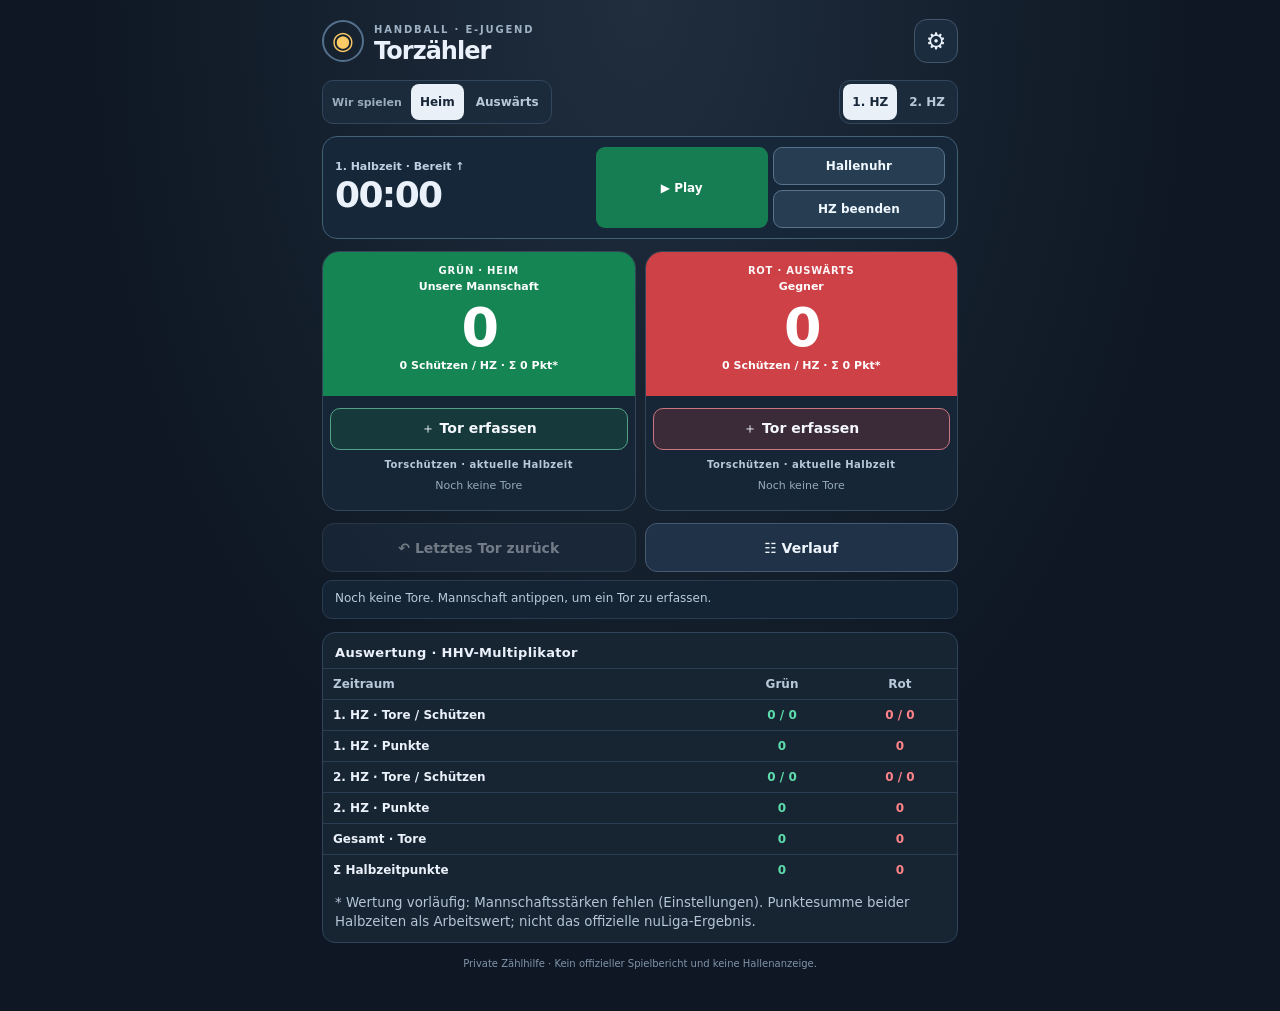
<file: handball-e-jugend/index.html>
<!doctype html>
<html lang="de">
<head>
  <meta charset="utf-8">
  <meta name="viewport" content="width=device-width, initial-scale=1, viewport-fit=cover">
  <meta name="theme-color" content="#101a27">
  <meta name="description" content="Mobiler Tor- und Torschützenzähler für Handball E-Jugend nach HHV-Regeln.">
  <title>E-Jugend · Torzähler</title>
  <link rel="stylesheet" href="./styles.css">
  <script src="./core.js" defer></script>
  <script src="./app.js" defer></script>
</head>
<body>
  <div class="page">
    <header class="topbar">
      <div class="brand"><span class="brand-ball" aria-hidden="true">◉</span><div><span class="eyebrow">HANDBALL · E-JUGEND</span><h1>Torzähler</h1></div></div>
      <button type="button" class="icon-button" data-action="settings" aria-label="Spieleinstellungen">⚙</button>
    </header>

    <main>
      <div class="game-tools">
        <div class="home-selector" role="group" aria-label="Eigene Mannschaft spielt">
          <span class="selector-label">Wir spielen</span>
          <button type="button" id="home-btn" data-action="home" data-home="true">Heim</button>
          <button type="button" id="away-btn" data-action="home" data-home="false">Auswärts</button>
        </div>
        <div class="half-selector" role="group" aria-label="Halbzeit">
          <button type="button" id="first-half" data-action="half" data-half="1">1. HZ</button>
          <button type="button" id="second-half" data-action="half" data-half="2">2. HZ</button>
        </div>
      </div>

      <section class="clock-panel" aria-label="Spieluhr">
        <div class="clock-readout">
          <span id="clock-phase" class="clock-phase">1. Halbzeit · Bereit</span>
          <strong id="clock-time" class="clock-time" aria-label="Aktuelle Spielzeit">00:00</strong>
        </div>
        <div class="clock-controls">
          <button type="button" id="clock-toggle" class="primary-button clock-main" data-action="clock-toggle">▶ Start</button>
          <button type="button" id="clock-sync" class="clock-tool" data-action="clock-sync">Hallenuhr</button>
          <button type="button" id="half-end" class="clock-tool" data-action="half-end">HZ beenden</button>
        </div>
      </section>

      <section class="board" id="board" aria-label="Mannschaften"></section>

      <div class="quick-actions">
        <button class="action-button" id="undo-button" data-action="undo" type="button">↶ <span>Letztes Tor zurück</span></button>
        <button class="action-button" data-action="history" type="button">☷ <span>Verlauf</span></button>
      </div>

      <div id="last-event" class="last-event" role="status" aria-live="polite">Noch keine Tore erfasst.</div>
      <section id="summary" class="summary" aria-label="Halbzeitwertung"></section>
      <p class="info-line">Private Zählhilfe · Kein offizieller Spielbericht und keine Hallenanzeige.</p>
    </main>
  </div>
  <div id="sheet-layer" aria-live="off"></div>
  <div id="toast" class="toast" role="status" aria-live="polite"></div>
</body>
</html>
</file>
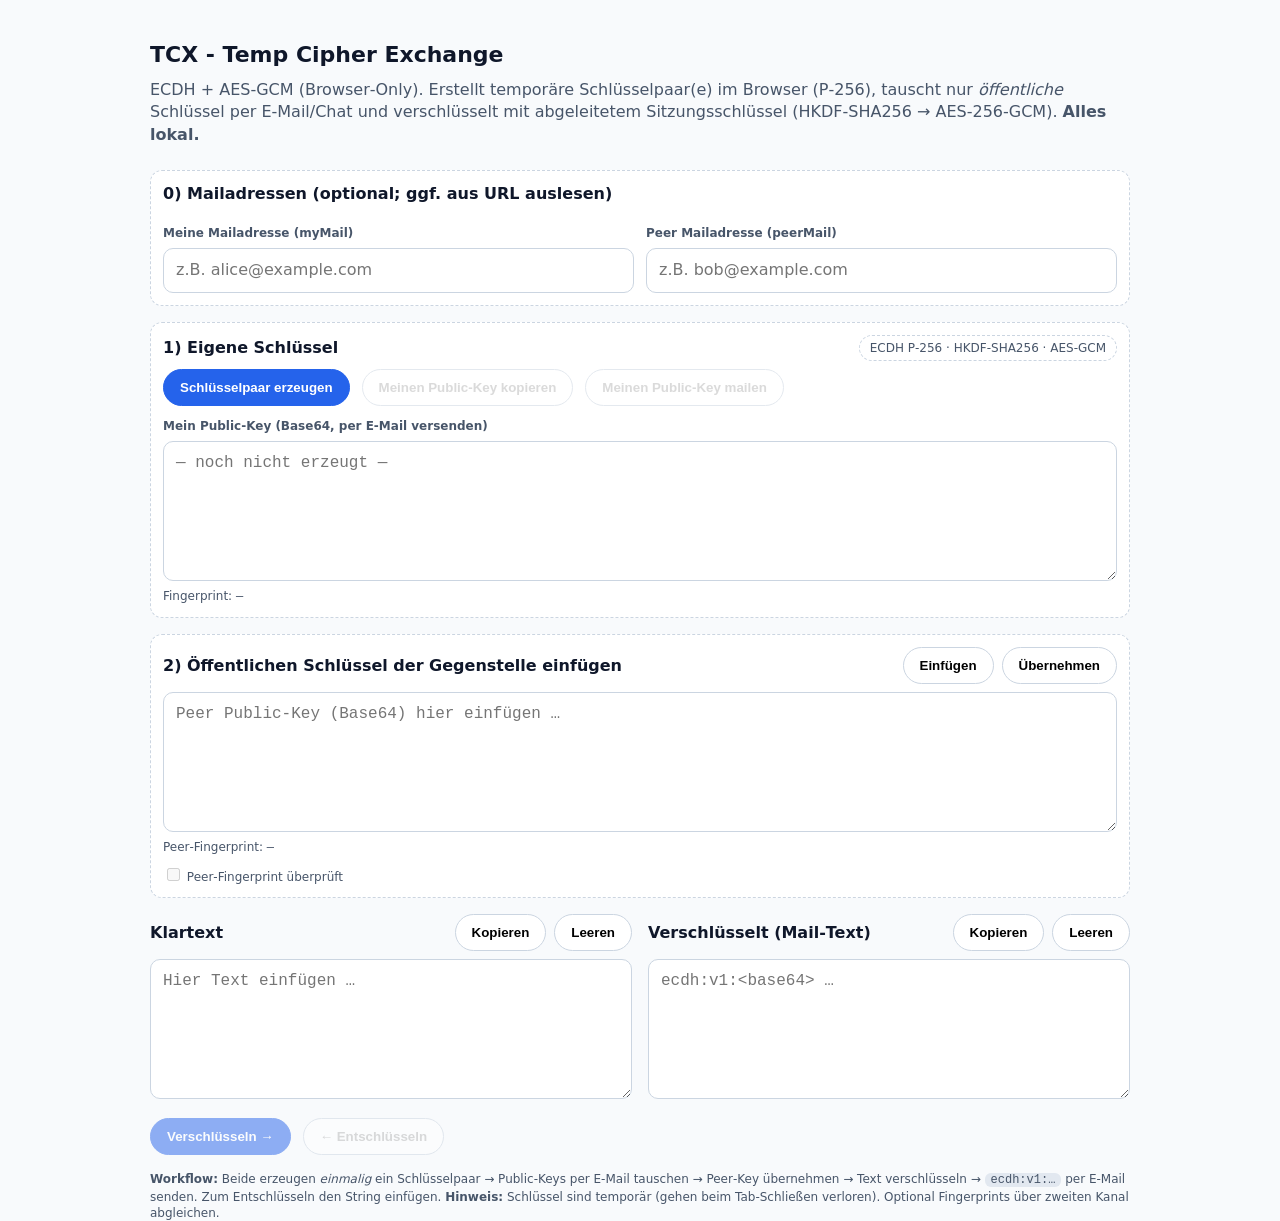
<file: tcx.html>
<!--
TCX - Temp Cipher Exchange

Copyright (c) 2025 cbloecher
Mit freundlicher Unterstützung durch GitHub Copilot.

Released under the MIT License.
Siehe https://opensource.org/licenses/MIT
-->
<!doctype html>
<html lang="de">
<head>
  <meta charset="utf-8" />
  <meta name="viewport" content="width=device-width, initial-scale=1" />
  <title>TCX - Temp Cipher Exchange</title>
  <style>
    :root { --fg:#0f172a; --bg:#f8fafc; --muted:#475569; --accent:#2563eb; --ok:#16a34a; --err:#dc2626; }
    html,body{height:100%}
    body{margin:0;font:16px/1.4 system-ui,Segoe UI,Roboto,Arial,sans-serif;background:var(--bg);color:var(--fg)}
    .wrap{max-width:980px;margin:40px auto;padding:0 16px}
    h1{font-size:22px;margin:0 0 8px}
    .note{color:var(--muted);margin:0 0 24px}
    label{display:block;font-weight:600;margin:12px 0 6px}
    input[type="text"], input[type="password"], textarea{width:100%;box-sizing:border-box;border:1px solid #cbd5e1;border-radius:10px;padding:10px 12px;font:inherit;background:white}
    textarea{min-height:140px;resize:vertical}
    .row{display:flex;gap:12px;align-items:center;flex-wrap:wrap}
    .btn{appearance:none;border:1px solid #cbd5e1;background:white;border-radius:999px;padding:10px 16px;cursor:pointer;font-weight:600}
    .btn.primary{background:var(--accent);border-color:var(--accent);color:white}
    .btn.ghost{background:transparent}
    .btn:disabled{opacity:.5;cursor:not-allowed}
    .pill{display:inline-block;border:1px dashed #cbd5e1;border-radius:999px;padding:4px 10px;color:var(--muted);font-size:12px}
    .grid{display:grid;grid-template-columns:1fr;gap:16px}
    @media(min-width:900px){.grid{grid-template-columns:1fr 1fr}}
    .status{margin-top:12px;font-size:14px}
    .status.ok{color:var(--ok)}
    .status.err{color:var(--err)}
    .topbar{display:flex;align-items:center;justify-content:space-between;margin-bottom:8px}
    .right{display:flex;gap:8px;align-items:center;justify-content:flex-end}
    code{background:#e2e8f0;padding:0 6px;border-radius:6px}
    .mono{font-family: ui-monospace, SFMono-Regular, Menlo, Monaco, Consolas, "Liberation Mono", "Courier New", monospace}
    .small{font-size:12px;color:var(--muted)}
    .box{border:1px dashed #cbd5e1;padding:12px;border-radius:12px;background:#fff}
  </style>
</head>
<body>
  <div class="wrap">
    <h1>TCX - Temp Cipher Exchange</h1>
    <p class="note">ECDH + AES‑GCM (Browser‑Only). Erstellt temporäre Schlüsselpaar(e) im Browser (P‑256), tauscht nur <em>öffentliche</em> Schlüssel per E‑Mail/Chat und verschlüsselt mit abgeleitetem Sitzungsschlüssel (HKDF‑SHA256 → AES‑256‑GCM). <strong>Alles lokal.</strong></p>

    <!-- Punkt 0: Mailadressen (optional) -->
    <div class="box" style="margin-bottom:16px">
      <div class="topbar">
        <strong>0) Mailadressen (optional; ggf. aus URL auslesen)</strong>
      </div>
      <div class="row">
        <div style="flex:1">
          <label for="mail1" class="small">Meine Mailadresse (myMail)</label>
          <input id="mail1" type="text" placeholder="z.B. alice@example.com" autocomplete="email" />
        </div>
        <div style="flex:1">
          <label for="mail2" class="small">Peer Mailadresse (peerMail)</label>
          <input id="mail2" type="text" placeholder="z.B. bob@example.com" autocomplete="email" />
        </div>
      </div>
    </div>

    <div class="box">
      <div class="topbar">
        <strong>1) Eigene Schlüssel</strong>
        <div class="right">
          <span class="pill">ECDH P‑256 · HKDF‑SHA256 · AES‑GCM</span>
        </div>
      </div>
      <div class="row">
  <button id="gen" class="btn primary" type="button">Schlüsselpaar erzeugen</button>
  <button id="copyMyPub" class="btn" type="button" disabled>Meinen Public‑Key kopieren</button>
  <button id="mailMyPub" class="btn" type="button" disabled>Meinen Public‑Key mailen</button>
      </div>
      <label class="small">Mein Public‑Key (Base64, per E‑Mail versenden)</label>
      <textarea id="myPub" class="mono" placeholder="— noch nicht erzeugt —" readonly></textarea>
      <div class="small">Fingerprint: <span id="myFp" class="mono">—</span></div>
    </div>

    <div class="box" style="margin-top:16px">
      <div class="topbar">
        <strong>2) Öffentlichen Schlüssel der Gegenstelle einfügen</strong>
        <div class="right">
          <button id="pastePeerPub" class="btn" type="button">Einfügen</button>
          <button id="setPeer" class="btn" type="button">Übernehmen</button>
        </div>
      </div>
      <textarea id="peerPubInput" class="mono" placeholder="Peer Public‑Key (Base64) hier einfügen …"></textarea>
      <div class="small">Peer‑Fingerprint: <span id="peerFp" class="mono">—</span></div>
      <div class="small" style="margin-top:8px">
        <input type="checkbox" id="peerFpChecked" disabled />
        <label for="peerFpChecked" style="display:inline;font-weight:400;cursor:pointer">Peer‑Fingerprint überprüft</label>
      </div>
    </div>

    <div class="grid" style="margin-top:16px">
      <div>
        <div class="topbar">
          <label for="plain" style="margin:0">Klartext</label>
          <div class="right">
            <button id="copyPlain" class="btn" type="button">Kopieren</button>
            <button id="clearPlain" class="btn" type="button">Leeren</button>
          </div>
        </div>
        <textarea id="plain" class="mono" placeholder="Hier Text einfügen …"></textarea>
      </div>
      <div>
        <div class="topbar">
          <label for="enc" style="margin:0">Verschlüsselt (Mail‑Text)</label>
          <div class="right">
            <button id="copyEnc" class="btn" type="button">Kopieren</button>
            <button id="clearEnc" class="btn" type="button">Leeren</button>
          </div>
        </div>
        <textarea id="enc" class="mono" placeholder="ecdh:v1:&lt;base64&gt; …"></textarea>
      </div>
    </div>

    <div class="row" style="margin-top:12px">
      <button id="encrypt" class="btn primary" type="button" disabled>Verschlüsseln →</button>
      <button id="decrypt" class="btn" type="button" disabled>← Entschlüsseln</button>
    </div>

    <div id="status" class="status" aria-live="polite"></div>

    <p class="small" style="margin-top:16px">
      <strong>Workflow:</strong> Beide erzeugen <em>einmalig</em> ein Schlüsselpaar → Public‑Keys per E‑Mail tauschen → Peer‑Key übernehmen → Text verschlüsseln → <code>ecdh:v1:…</code> per E‑Mail senden. Zum Entschlüsseln den String einfügen. <strong>Hinweis:</strong> Schlüssel sind temporär (gehen beim Tab‑Schließen verloren). Optional Fingerprints über zweiten Kanal abgleichen.
    </p>
  </div>

<script>

const TCX_URL = "https://cbloecher.github.io/toolbox/tcx.html";

(async function(){
  const $ = id => document.getElementById(id);
  const ui = {
    gen: $('gen'), copyMyPub: $('copyMyPub'), mailMyPub: $('mailMyPub'), myPub: $('myPub'), myFp: $('myFp'),
    pastePeerPub: $('pastePeerPub'), setPeer: $('setPeer'), peerPubInput: $('peerPubInput'), peerFp: $('peerFp'),
    peerFpChecked: $('peerFpChecked'),
    plain: $('plain'), enc: $('enc'), encrypt: $('encrypt'), decrypt: $('decrypt'),
    copyPlain: $('copyPlain'), clearPlain: $('clearPlain'), copyEnc: $('copyEnc'), clearEnc: $('clearEnc'),
    status: $('status'), mail1: $('mail1'), mail2: $('mail2')
  };
  // Peer-Mailadresse und eigene Mailadresse aus URL-Parametern auslesen
  try {
    const params = new URLSearchParams(window.location.search);
    const peerMail = params.get('peerMail');
    if(peerMail && ui.mail2) ui.mail2.value = peerMail;
    const myMail = params.get('myMail');
    if(myMail && ui.mail1) ui.mail1.value = myMail;
  } catch(e) { /* ignore */ }
  const enc = new TextEncoder();
  const dec = new TextDecoder();

  let myKeyPair = null;          // { publicKey, privateKey }
  let myPubRaw = null;           // Uint8Array (65 B)
  let peerPubKey = null;         // CryptoKey
  let peerPubRaw = null;         // Uint8Array (65 B)

  function setStatus(msg, ok=false){ ui.status.textContent = msg; ui.status.className = 'status ' + (ok?'ok':'err'); }
  function clearStatus(){ ui.status.textContent=''; ui.status.className='status'; }

  function toB64(bytes){
    let s=''; const chunk=0x8000; for(let i=0;i<bytes.length;i+=chunk){ s+=String.fromCharCode.apply(null, bytes.subarray(i,i+chunk)); } return btoa(s);
  }
  function fromB64(b64){ const bin = atob(b64.trim()); const out = new Uint8Array(bin.length); for(let i=0;i<bin.length;i++) out[i]=bin.charCodeAt(i); return out; }

  async function sha256(bytes){ const d = await crypto.subtle.digest('SHA-256', bytes); return new Uint8Array(d); }
  function hex(bytes){ return Array.from(bytes).map(b=>b.toString(16).padStart(2,'0')).join('').toUpperCase(); }
  function fpFormat(bytes){ const h=hex(bytes); return h.match(/.{1,8}/g).join(' '); }

  function concat(a,b){ const out=new Uint8Array(a.length+b.length); out.set(a,0); out.set(b,a.length); return out; }
  function cmpBytes(a,b){
    const n=Math.min(a.length,b.length);
    for(let i=0;i<n;i++){ if(a[i]!==b[i]) return a[i]-b[i]; }
    return a.length-b.length;
  }

  async function generateKeys(){
    try{
      myKeyPair = await crypto.subtle.generateKey({name:'ECDH', namedCurve:'P-256'}, true, ['deriveBits']);
      myPubRaw = new Uint8Array(await crypto.subtle.exportKey('raw', myKeyPair.publicKey)); // 65 B
      const myFpBytes = await sha256(myPubRaw);
      ui.myPub.value = toB64(myPubRaw);
      ui.myFp.textContent = fpFormat(myFpBytes);
  ui.copyMyPub.disabled = false;
  ui.mailMyPub.disabled = false;
  // Mail Public-Key Button
  ui.mailMyPub.addEventListener('click', ()=>{
    const pub = ui.myPub.value || '';
    if(!pub) return setStatus('Kein Public‑Key zum Mailen.');
    const mailto = [];
    const to = (ui.mail2 && ui.mail2.value) ? encodeURIComponent(ui.mail2.value) : '';
    const from = (ui.mail1 && ui.mail1.value) ? encodeURIComponent(ui.mail1.value) : '';
    let subject = 'TCX Public‑Key';
    if(from) subject += ' von ' + from;
    let bodyText = 'TCX - Temp Cipher Exchange\n\n';
    bodyText += 'Mein TCX Public‑Key (Base64):\n' + pub + '\n\n';
    let peerMailParam = '';
    if(ui.mail1 && ui.mail1.value) {
      peerMailParam = '?peerMail=' + encodeURIComponent(ui.mail1.value);
    }
    bodyText += 'TCX-Tool: ' + TCX_URL + peerMailParam + '\n';
    const body = encodeURIComponent(bodyText);
    let url = `mailto:${to}?subject=${subject}&body=${body}`;
    window.location.href = url;
    setStatus('Mail-Client geöffnet (sofern unterstützt).', true);
  });
      updateButtons();
      setStatus('Schlüsselpaar bereit. Public‑Key kopierbar.', true);
    }catch(e){ console.error(e); setStatus('Fehler bei der Schlüsselgenerierung.'); }
  }

  async function setPeer(){
    try{
      const b64 = ui.peerPubInput.value.trim(); if(!b64) return setStatus('Kein Peer‑Public‑Key.');
      const raw = fromB64(b64);
      // Import als ECDH Public Key
      peerPubKey = await crypto.subtle.importKey('raw', raw, {name:'ECDH', namedCurve:'P-256'}, true, []);
      peerPubRaw = new Uint8Array(raw);
      const fp = await sha256(peerPubRaw);
  ui.peerFp.textContent = fpFormat(fp);
  if(ui.peerFpChecked) ui.peerFpChecked.disabled = false;
  updateButtons();
  setStatus('Peer‑Public‑Key übernommen.', true);
    }catch(e){ 
      console.error(e); 
      setStatus('Ungültiger Peer‑Public‑Key (Base64/Curve prüfen).');
      if(ui.peerFpChecked) ui.peerFpChecked.disabled = true;
    }
  }

  async function deriveAesKey(salt){
    // ECDH shared secret (32 B)
    const sharedBits = await crypto.subtle.deriveBits({name:'ECDH', public: peerPubKey}, myKeyPair.privateKey, 256);
    const shared = new Uint8Array(sharedBits);
    // Deterministisches info: sortierte Konkatenation der zwei Public Keys
    const [a,b] = cmpBytes(myPubRaw, peerPubRaw) <= 0 ? [myPubRaw, peerPubRaw] : [peerPubRaw, myPubRaw];
    const info = concat(a,b);
    // HKDF → AES‑GCM Key
    const baseKey = await crypto.subtle.importKey('raw', shared, 'HKDF', false, ['deriveKey']);
    return crypto.subtle.deriveKey(
      { name:'HKDF', hash:'SHA-256', salt, info },
      baseKey,
      { name:'AES-GCM', length:256 },
      false,
      ['encrypt','decrypt']
    );
  }

  async function encrypt(){
    try{
      clearStatus();
      if(!myKeyPair || !peerPubKey) return setStatus('Eigene/Peer-Schlüssel fehlen.');
      const msg = ui.plain.value; if(!msg) return setStatus('Kein Klartext.');
      const salt = crypto.getRandomValues(new Uint8Array(16));
      const iv   = crypto.getRandomValues(new Uint8Array(12));
      const aesKey = await deriveAesKey(salt);
      const ctBuf = await crypto.subtle.encrypt({name:'AES-GCM', iv}, aesKey, enc.encode(msg));
      const ct = new Uint8Array(ctBuf);
      // Paket: salt(16) || iv(12) || senderPubRaw(65) || ciphertext
      const out = new Uint8Array(16 + 12 + myPubRaw.length + ct.length);
      let o=0; out.set(salt,o); o+=16; out.set(iv,o); o+=12; out.set(myPubRaw,o); o+=myPubRaw.length; out.set(ct,o);
      ui.enc.value = 'ecdh:v1:' + toB64(out);
      setStatus('Verschlüsselt. String ist kopierbereit.', true);
    }catch(e){ console.error(e); setStatus('Fehler beim Verschlüsseln.'); }
  }

  async function decrypt(){
    try{
      clearStatus();
      if(!myKeyPair) return setStatus('Eigenes Schlüsselpaar fehlt.');
      const data = ui.enc.value.trim(); if(!data) return setStatus('Kein verschlüsselter Text.');
      if(!data.startsWith('ecdh:v1:')) return setStatus('Ungültiges Format (Prefix ecdh:v1 fehlt).');
      const bytes = fromB64(data.slice(8));
      if(bytes.length < 16+12+65+1) return setStatus('Daten zu kurz.');
      const salt = bytes.slice(0,16);
      const iv   = bytes.slice(16,28);
      const sender = bytes.slice(28, 28+65); // raw pubkey P‑256 unkomprimiert
      const cipher = bytes.slice(28+65);
      // import sender key & set as peer for this op
      const senderKey = await crypto.subtle.importKey('raw', sender, {name:'ECDH', namedCurve:'P-256'}, true, []);
      peerPubKey = senderKey; // verwenden
      peerPubRaw = new Uint8Array(sender);
      const aesKey = await deriveAesKey(salt);
      const ptBuf = await crypto.subtle.decrypt({name:'AES-GCM', iv}, aesKey, cipher);
      ui.plain.value = dec.decode(ptBuf);
      // update UI peer fp (helpful)
      const fp = await sha256(peerPubRaw); ui.peerFp.textContent = fpFormat(fp);
      setStatus('Entschlüsselt.', true);
    }catch(e){ console.error(e); setStatus('Fehler beim Entschlüsseln (falscher Schlüssel oder beschädigte Daten?).'); }
  }

  function updateButtons(){
    const ready = !!(myKeyPair && peerPubKey && ui.peerFpChecked && ui.peerFpChecked.checked);
    ui.encrypt.disabled = !ready;
    ui.decrypt.disabled = !myKeyPair;
  }
  // Checkbox-Änderung triggert Button-Update
  if(ui.peerFpChecked){
    ui.peerFpChecked.addEventListener('change', updateButtons);
  }

  // Clipboard helpers
  ui.copyMyPub.addEventListener('click', async ()=>{ try{ await navigator.clipboard.writeText(ui.myPub.value||''); setStatus('Public‑Key kopiert.', true);}catch{ setStatus('Kopieren nicht möglich.'); } });
  ui.pastePeerPub.addEventListener('click', async ()=>{ try{ ui.peerPubInput.value = await navigator.clipboard.readText(); clearStatus(); }catch{ setStatus('Einfügen nicht möglich.'); } });
  ui.copyPlain.addEventListener('click', async ()=>{ try{ await navigator.clipboard.writeText(ui.plain.value||''); setStatus('Klartext kopiert.', true);}catch{ setStatus('Kopieren nicht möglich.'); } });
  ui.copyEnc.addEventListener('click', async ()=>{ try{ await navigator.clipboard.writeText(ui.enc.value||''); setStatus('Verschlüsselter Text kopiert.', true);}catch{ setStatus('Kopieren nicht möglich.'); } });
  ui.clearPlain.addEventListener('click', ()=>{ ui.plain.value=''; clearStatus(); });
  ui.clearEnc.addEventListener('click', ()=>{ ui.enc.value=''; clearStatus(); });

  // Bind buttons
  ui.gen.addEventListener('click', generateKeys);
  ui.setPeer.addEventListener('click', setPeer);
  ui.encrypt.addEventListener('click', encrypt);
  ui.decrypt.addEventListener('click', decrypt);

  // Peer Public-Key Eingabefeld: Fingerprint und Checkbox zurücksetzen
  if(ui.peerPubInput){
    ui.peerPubInput.addEventListener('input', ()=>{
      if(ui.peerFp) ui.peerFp.textContent = '—';
      if(ui.peerFpChecked) {
        ui.peerFpChecked.checked = false;
        ui.peerFpChecked.disabled = true;
      }
      updateButtons();
    });
  }

  // Feature checks
  if(!('crypto' in window && 'subtle' in crypto)){
    setStatus('WebCrypto nicht verfügbar. Bitte aktuellen Browser nutzen.');
    ui.gen.disabled = true; ui.setPeer.disabled = true; ui.encrypt.disabled = true; ui.decrypt.disabled = true;
  }
})();
</script>
</body>
</html>
</file>
<file: handball-e-jugend/styles.css>
:root{font-family:system-ui,-apple-system,BlinkMacSystemFont,"Segoe UI",sans-serif;color:#eaf1fa;background:#0e1723;font-synthesis:none;text-rendering:optimizeLegibility;-webkit-text-size-adjust:100%;--surface:#162332;--line:#2b3a4d;--muted:#9badbd;--green:#168554;--red:#ce4146;--white:#f5f8fc}
*{box-sizing:border-box}
body{margin:0;min-height:100vh;background:radial-gradient(ellipse at top,#202e3e 0%,#0e1723 62%);touch-action:manipulation}
button,input,select{font:inherit}
button{cursor:pointer;-webkit-tap-highlight-color:transparent}
button:focus-visible,input:focus-visible,select:focus-visible{outline:3px solid #f7d769;outline-offset:2px}
button:disabled{opacity:.43;cursor:not-allowed}
.page{width:min(100%,660px);margin:auto;padding:18px 12px calc(30px + env(safe-area-inset-bottom))}
.topbar{display:flex;align-items:center;justify-content:space-between;margin-bottom:17px}
.brand{display:flex;align-items:center;gap:10px}
.brand-ball{width:42px;height:42px;display:grid;place-items:center;border:2px solid #54708c;border-radius:50%;color:#fbca64;font-size:25px}
.eyebrow{color:#9fb2c5;font-size:10px;font-weight:800;letter-spacing:.18em}
h1{margin:2px 0 0;font-size:24px;letter-spacing:-.04em;line-height:1}
.icon-button{border:1px solid #43566d;background:#1b2c3e;color:#e9f2fc;border-radius:13px;width:44px;height:44px;font-size:23px}
.game-tools{display:flex;justify-content:space-between;gap:8px;margin-bottom:12px;align-items:center;flex-wrap:wrap}
.home-selector,.half-selector{display:flex;align-items:center;gap:3px;padding:3px;border-radius:11px;background:#1c2b3c;border:1px solid #32465d}
.selector-label{padding:0 6px;color:var(--muted);font-size:11px;font-weight:600}
.home-selector button,.half-selector button{border:0;background:transparent;color:#b9c8d7;min-height:36px;padding:0 9px;font-size:12px;font-weight:800;border-radius:8px}
.home-selector button[aria-pressed="true"],.half-selector button[aria-pressed="true"]{background:#e9f0f8;color:#172638}
.board{display:grid;grid-template-columns:minmax(0,1fr) minmax(0,1fr);gap:9px;align-items:stretch}
.team-panel{--team:#168554;min-width:0;background:#172636;border:1px solid #344659;border-radius:17px;overflow:hidden;display:flex;flex-direction:column}
.team-panel.opponent{--team:#ce4146}
.team-header{background:var(--team);padding:13px 7px 11px;text-align:center;min-height:133px;color:white}
.team-tag{font-size:10px;text-transform:uppercase;font-weight:850;letter-spacing:.075em;opacity:.96}
.team-name{font-size:11px;font-weight:700;overflow:hidden;text-overflow:ellipsis;white-space:nowrap;margin:4px 0 0}
.team-goals{font-variant-numeric:tabular-nums;font-size:52px;letter-spacing:-.06em;font-weight:850;line-height:1.02;margin-top:5px}
.team-goals{display:block;width:100%;border:0;background:transparent;color:inherit;min-height:55px;padding:0 3px;border-radius:8px;cursor:pointer}.team-goals:active{background:#ffffff21}.team-goals:focus-visible{outline-color:white}
.team-stats{font-size:11px;margin-top:4px;font-weight:700}
.team-stats strong{font-weight:900}
.team-fields{padding:9px 7px 4px;flex:1}
.position-caption{font-size:10px;color:#b7c6d7;text-transform:uppercase;letter-spacing:.10em;font-weight:800;display:flex;align-items:center;justify-content:space-between;margin:2px 1px 6px}
.player-slot{min-width:0;width:100%;border:1px solid #46566a;background:#23364a;color:white;border-radius:11px;min-height:69px;padding:5px 2px;display:flex;flex-direction:column;justify-content:center;align-items:center;gap:3px;transition:background-color .08s,border-color .08s}
.player-slot:active:not(:disabled){background:color-mix(in srgb,var(--team),#22334b 50%);border-color:#cbd9e6}
.player-slot.empty{border:1px dashed #63758b;background:#18293b;color:#b7c7d9}
.player-slot.keeper{min-height:55px;flex-direction:row;gap:10px;margin-bottom:10px;border-left:4px solid var(--team)}
.player-number{font-size:23px;font-weight:850;line-height:1;letter-spacing:-.06em}
.player-slot.keeper .player-number{font-size:24px}
.player-meta{font-size:10px;font-weight:700;color:#c4d5e5}
.player-slot.keeper .player-meta{font-size:11px}
.player-slot.empty .player-number{font-size:27px;color:#a9c6de}
.field-grid{display:grid;grid-template-columns:repeat(3,minmax(0,1fr));gap:5px}
.change-button{min-height:46px;border:1px solid #607085;border-radius:10px;background:#27394d;color:#f0f5fa;font-weight:800;font-size:13px;margin:7px 7px 9px}
.change-button:active{background:#43536b}
.team-actions{display:grid;grid-template-columns:1fr 1fr;gap:6px;margin:7px 7px 9px}
.team-actions .change-button{margin:0;min-height:48px}
.lineup-button{min-height:48px;border:1px solid #6b879b;border-radius:10px;background:#29485d;color:#f3f8fb;font-weight:800;font-size:12px}
.lineup-button:active{background:#45647b}
.lineup-grid{display:grid;grid-template-columns:1fr;gap:7px}
.lineup-row{display:grid;grid-template-columns:minmax(0,1fr) 94px;gap:10px;align-items:center;padding:3px 2px}
.lineup-row label{margin:0;font-size:14px;color:#203448}
.lineup-row input{text-align:center;font-size:20px;font-weight:800;font-variant-numeric:tabular-nums;min-height:47px}
.lineup-row input[readonly]{background:#e6edf2;color:#536476;border-color:#c8d4df}
.lineup-footnote{margin-top:12px}
.quick-actions{display:grid;grid-template-columns:1fr 1fr;gap:9px;margin:12px 0 8px}
.action-button{border-radius:12px;border:1px solid #455a70;background:#203247;color:#eef5fd;min-height:49px;font-size:14px;font-weight:750}
.last-event{background:#152434;border:1px solid #283c51;border-radius:10px;padding:10px 12px;font-size:12px;color:#b7ccdf;min-height:39px}
.summary{margin-top:13px;border:1px solid #304358;border-radius:13px;overflow:hidden;background:#172432}
.summary h2{margin:0;font-size:13px;padding:12px 12px 8px;letter-spacing:.025em}
.summary table{border-collapse:collapse;width:100%;font-size:12px}
.summary th,.summary td{padding:8px 10px;border-top:1px solid #2a3e53;text-align:center;font-variant-numeric:tabular-nums}
.summary th:first-child,.summary td:first-child{text-align:left}
.summary th{font-weight:650;color:#b8c8d9}
.summary td{font-weight:800}
.summary .green{color:#5dddac}.summary .red{color:#ff8388}
.summary small{display:block;padding:9px 12px 11px;color:#b5c5d5;line-height:1.4}
.info-line{text-align:center;color:#8195aa;font-size:10px;line-height:1.5;margin-top:13px}
.sheet-open{overflow:hidden}
.sheet-backdrop{position:fixed;inset:0;background:#050a11b9;z-index:20;display:flex;align-items:flex-end;justify-content:center}
.sheet{background:#f1f5f9;color:#1c2b3c;width:min(100%,660px);max-height:min(88vh,840px);overflow-y:auto;border-radius:22px 22px 0 0;padding:16px 16px calc(22px + env(safe-area-inset-bottom));box-shadow:0 -15px 70px #0009}
.sheet-head{display:flex;justify-content:space-between;align-items:center;gap:12px;margin-bottom:13px}
.sheet h2{font-size:20px;margin:0}.sheet h3{font-size:13px;margin:18px 0 8px}
.close-button{height:38px;min-width:38px;border:1px solid #cbd4dc;border-radius:9px;background:white;color:#192738;font-size:22px}
.sheet-help{font-size:13px;color:#526273;line-height:1.45;margin:2px 0 12px}
.slot-list{display:grid;grid-template-columns:repeat(4,minmax(0,1fr));gap:7px}
.slot-option{background:#e0e8ef;color:#26374b;border:2px solid transparent;border-radius:11px;min-height:64px;padding:5px;display:flex;align-items:center;justify-content:center;flex-direction:column;font-weight:850}
.slot-option.selected{border-color:#146cba;background:#d1e7fa}
.slot-option small{font-size:10px;color:#65778a;font-weight:650}
.bench-list{display:grid;grid-template-columns:repeat(4,minmax(0,1fr));gap:7px}
.bench-button{border:1px solid #b4c5d5;border-radius:10px;background:white;color:#213346;min-height:48px;font-size:17px;font-weight:800}
.sheet label{display:block;font-size:12px;font-weight:800;color:#42556a;margin-bottom:6px}
.sheet input,.sheet select{width:100%;min-height:45px;background:white;border:1px solid #aebecd;border-radius:9px;padding:9px 11px;color:#152a3e;font-size:16px}
.form-row{display:grid;grid-template-columns:1fr auto;gap:9px}
.primary-button,.secondary-button,.danger-button{border:0;border-radius:10px;min-height:45px;padding:9px 14px;font-size:13px;font-weight:850}
.primary-button{background:#167c51;color:white}.secondary-button{background:#dce6ee;color:#23374b}.danger-button{background:#f8d9d8;color:#9d2430}
.full-button{width:100%;margin-top:10px}
.import-button{display:flex!important;align-items:center;justify-content:center;cursor:pointer;color:#23374b!important;font-size:13px!important}
.sheet p.warning,.warning{font-size:12px;color:#875422;background:#fff0d4;padding:10px;border-radius:9px;line-height:1.45}
.team-edit{display:grid;grid-template-columns:1fr 95px;gap:10px;margin-bottom:11px}
.team-edit>div{min-width:0}
.goal-row{display:flex;justify-content:space-between;align-items:center;gap:12px;padding:11px 2px;border-bottom:1px solid #d5dee6;font-size:13px}
.goal-row time{color:#677b8d;font-size:11px}
.goal-row .title{font-weight:850}
.goal-row .mini{font-size:11px;color:#687b8b}
.goal-row button{border:1px solid #afc0d0;border-radius:8px;padding:7px 10px;background:white;color:#1b354f;font-size:12px;font-weight:750}
.empty-note{color:#607184;font-size:13px;margin:12px 0}
.spacer-10{height:10px}
.toast{position:fixed;left:50%;bottom:calc(18px + env(safe-area-inset-bottom));transform:translate(-50%,20px);background:#f4f9fd;color:#1b3247;padding:10px 17px;border-radius:25px;font-weight:800;box-shadow:0 6px 30px #0007;opacity:0;pointer-events:none;z-index:31;transition:opacity .17s,transform .17s;font-size:13px;white-space:nowrap;max-width:94%;overflow:hidden;text-overflow:ellipsis}
.toast.show{opacity:1;transform:translate(-50%,0)}
.finished-banner{background:#f3dca1;color:#3c2b0f;border-radius:9px;padding:10px;text-align:center;font-weight:850;font-size:12px;margin-bottom:10px}
@media(max-width:375px){.page{padding:12px 6px calc(24px + env(safe-area-inset-bottom))}.board{gap:5px}.team-fields{padding:7px 5px 4px}.field-grid{gap:3px}.team-header{padding:12px 4px 10px}.player-slot{min-height:66px}.team-name{font-size:10px}.home-selector button,.half-selector button{padding:0 7px}.selector-label{padding:0 4px}.game-tools{gap:5px}}
@media(max-width:340px){.selector-label{display:none}.team-goals{font-size:43px}.player-number{font-size:20px}.player-meta{font-size:9px}.slot-list{grid-template-columns:repeat(3,minmax(0,1fr))}}
@media(min-width:760px){.sheet-backdrop{align-items:center}.sheet{border-radius:22px;max-height:82vh}}
@media(prefers-reduced-motion:reduce){*{transition:none!important}}

.clock-panel{display:flex;align-items:center;gap:11px;padding:10px 12px;margin-bottom:12px;background:#152738;border:1px solid #426076;border-radius:15px}
.clock-readout{flex:1;min-width:112px;display:flex;flex-direction:column;align-items:flex-start;gap:2px}
.clock-phase{font-size:11px;font-weight:750;color:#bed1e2}
.clock-time{font-size:36px;font-weight:850;letter-spacing:-.045em;line-height:1.1;font-variant-numeric:tabular-nums}
.clock-controls{flex:1.4;display:grid;grid-template-columns:1fr 1fr;gap:5px}
.clock-controls button{min-height:38px;padding:4px 6px;border-radius:9px;font-weight:800;font-size:12px}
.clock-main{grid-row:span 2;min-height:80px!important}
.clock-tool{border:1px solid #58738b;background:#273d52;color:#eff8ff}
.clock-tool:disabled{opacity:.4}
.clock-sync-hint{font-size:12px;color:#526273;line-height:1.45}
.scorer-select{display:grid;grid-template-columns:repeat(3,minmax(0,1fr));gap:8px}
.scorer-choice{border:1px solid #b6c6d7;border-radius:10px;background:#fff;color:#20374f;min-height:58px;font-weight:850;font-size:19px}
.scorer-unknown{width:100%;margin-top:12px}
@media(max-width:375px){.clock-panel{padding:8px;gap:6px}.clock-time{font-size:30px}.clock-readout{min-width:100px}.clock-controls button{font-size:11px}}

.clock-sync-fields{display:grid;grid-template-columns:minmax(0,1fr) 18px minmax(0,1fr);gap:8px;align-items:end}
.clock-sync-fields label{margin:0}
.clock-sync-fields input{text-align:center;font-size:25px;font-weight:850;font-variant-numeric:tabular-nums}
.clock-sync-fields > span{align-self:end;padding-bottom:8px;text-align:center;font-size:25px;font-weight:850}

/* Team-level one-tap goal entry; no preconfigured lineup or substitutes needed. */
.team-tap{width:100%;flex:1;min-height:258px;padding:0;margin:0;display:flex;flex-direction:column;border:0;background:transparent;color:inherit;text-align:center}
.team-tap .team-header{width:100%;min-height:144px}
.team-tap .team-goals{display:block;width:100%;margin-top:7px;border:0;min-height:53px;font-size:54px;font-variant-numeric:tabular-nums;cursor:inherit}
.team-tap:active:not(:disabled) .team-header{filter:brightness(1.14)}
.team-tap:focus-visible{outline:3px solid #f7d769;outline-offset:-3px}
.team-bottom{flex:1;width:100%;display:flex;flex-direction:column;align-items:center;padding:12px 7px 13px;gap:9px}
.team-tap-hint{width:100%;background:color-mix(in srgb,var(--team),transparent 80%);border:1px solid color-mix(in srgb,var(--team),#c4d6e6 35%);color:#f4f8fc;font-weight:850;font-size:14px;padding:11px 6px;border-radius:10px}
.team-scorer-caption{font-size:10px;letter-spacing:.045em;color:#b7c9db;font-weight:700}
.team-scorers{width:100%;display:flex;flex-wrap:wrap;align-items:center;justify-content:center;gap:5px}
.shooter-chip{background:#263d50;border:1px solid #496077;border-radius:7px;padding:5px 7px;font-size:11px;font-weight:800;color:#eaf3fb;white-space:nowrap}
.unknown-chip{border-color:#94703c;color:#ffdf9e}
.no-shooters{font-size:11px;color:#94a9bd}
.keypad-preview{display:flex;align-items:center;justify-content:space-between;border:1px solid #c9d8e7;border-radius:12px;background:#e3ebf2;padding:9px 16px;margin-bottom:12px;font-weight:700;color:#344d61}
.keypad-preview strong{font-size:30px;font-variant-numeric:tabular-nums;color:#152b40}
.number-keypad{display:grid;grid-template-columns:repeat(3,minmax(0,1fr));gap:8px}
.keypad-key{min-height:61px;border:1px solid #afc3d7;background:white;color:#172d40;border-radius:12px;font-size:26px;font-weight:850;touch-action:manipulation}
.keypad-key:active{background:#cce3f5}
.keypad-unknown{background:#fff1da;color:#8c5b18;border-color:#e0c290}
@media(max-width:375px){.team-tap{min-height:240px}.team-tap .team-header{padding:11px 4px}.team-bottom{padding:9px 5px}.keypad-key{min-height:56px}}
</file>
